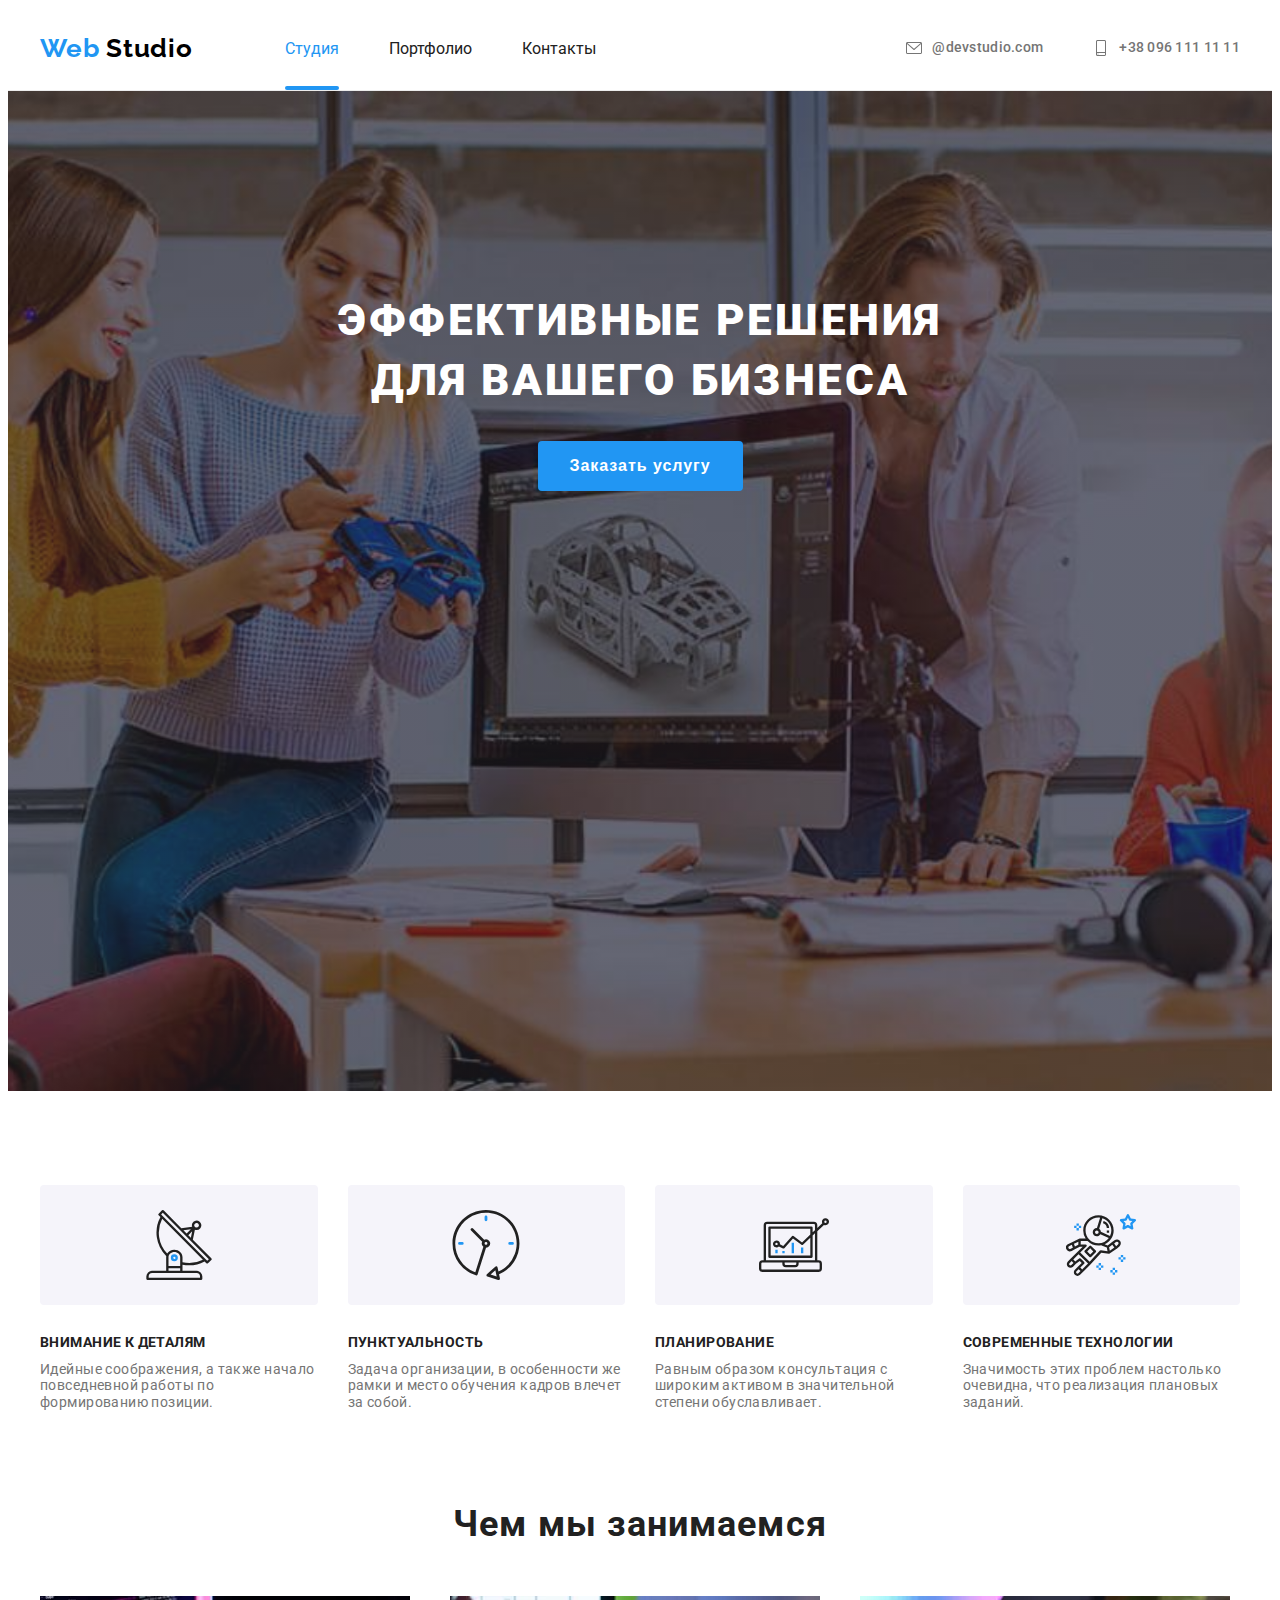
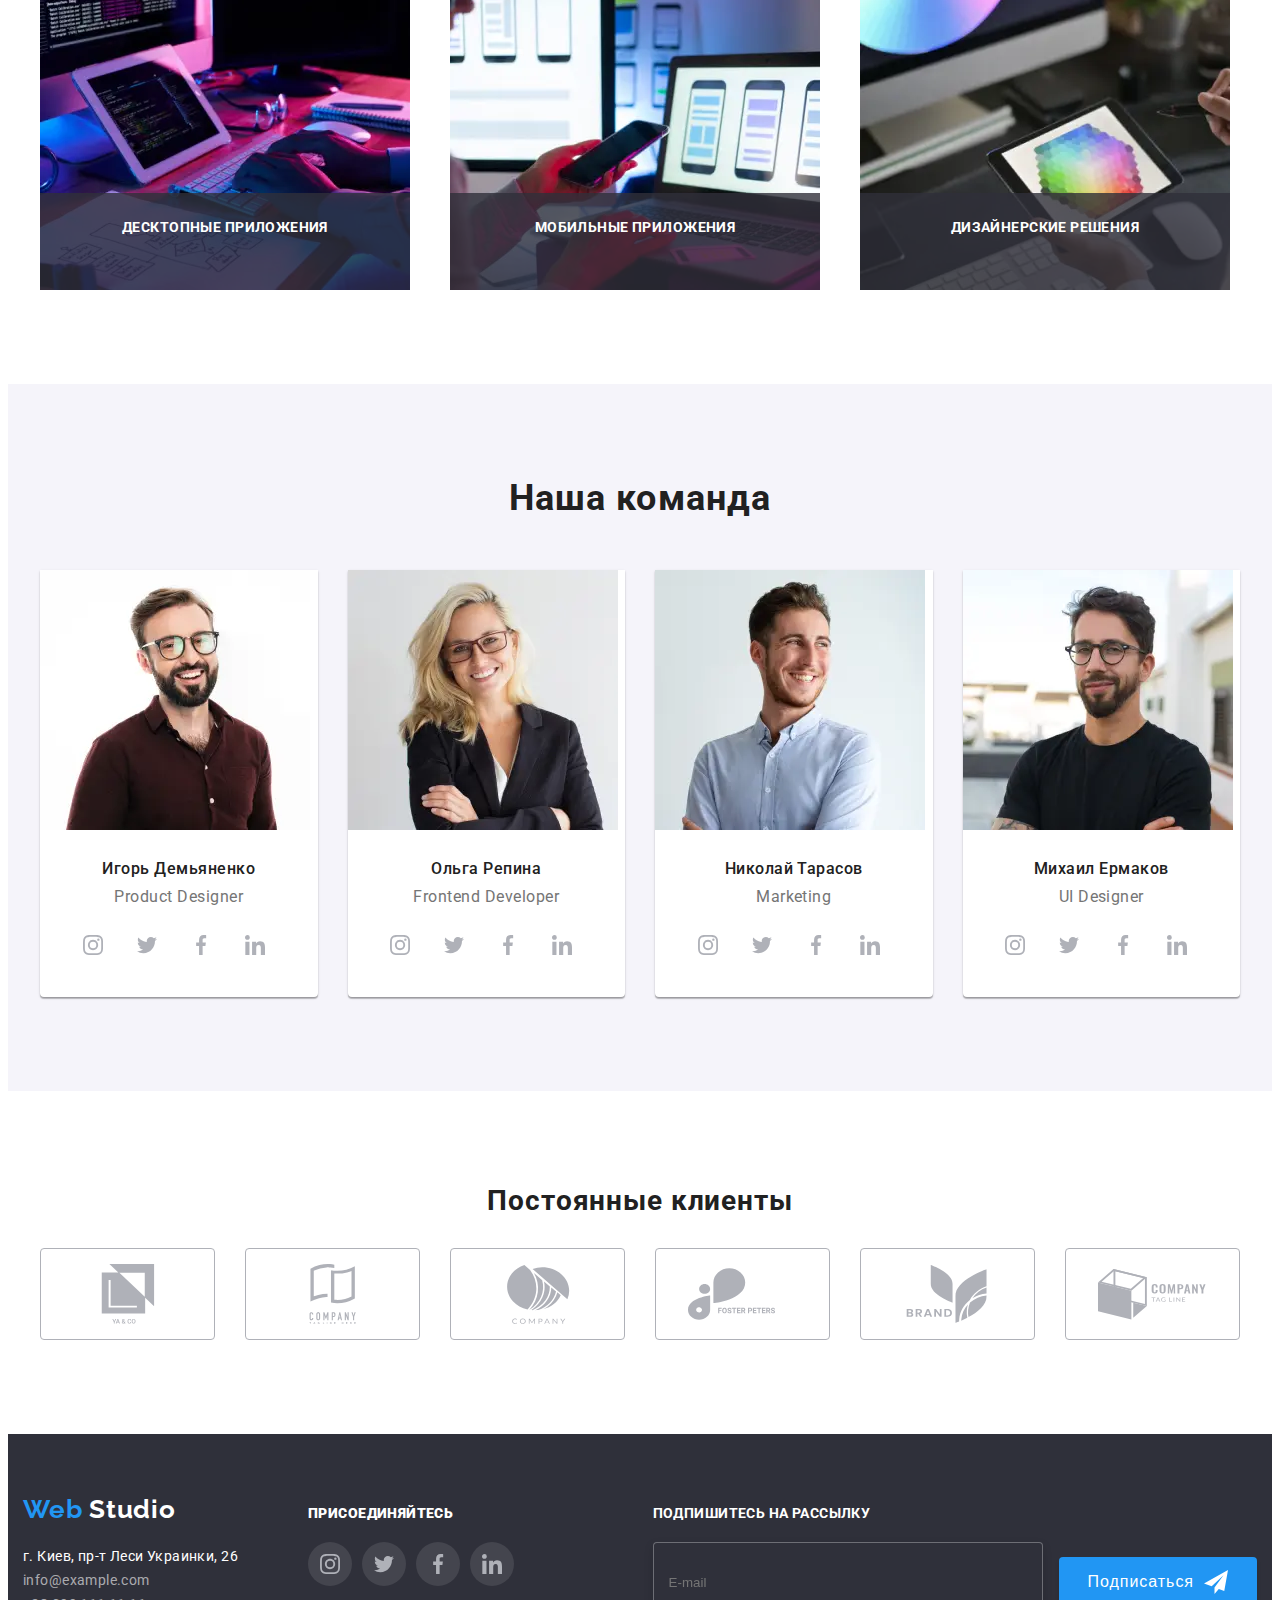
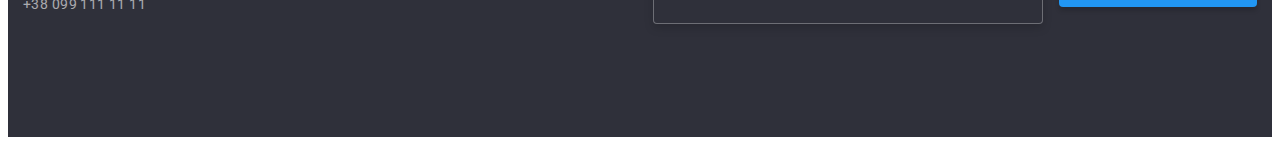
<file: index.html>
<!DOCTYPE html>
<html lang="ru">
	<head>
		<meta charset="UTF-8" />
		<meta http-equiv="X-UA-Compatible" content="IE=edge" />
		<meta name="viewport" content="width=device-width, initial-scale=1.0" />
		<title>Студия</title>

		<link rel="preconnect" href="https://fonts.googleapis.com" />
		<link rel="preconnect" href="https://fonts.gstatic.com" crossorigin />
		<link
			href="https://fonts.googleapis.com/css2?family=Raleway:wght@700&family=Roboto:wght@400;500;700;900&display=swap"
			rel="stylesheet"
		/>
		<link
			rel="stylesheet"
			href="https://cdnjs.cloudflare.com/ajax/libs/modern-normalize/1.1.0/modern-normalize.min.css"
			integrity="sha512-wpPYUAdjBVSE4KJnH1VR1HeZfpl1ub8YT/NKx4PuQ5NmX2tKuGu6U/JRp5y+Y8XG2tV+wKQpNHVUX03MfMFn9Q=="
			crossorigin="anonymous"
			referrerpolicy="no-referrer"
		/>
		<link rel="stylesheet" href="./css/main.min.css" />
	</head>
	<body>
		<header class="header">
			<div class="container header__container">
				<a href="" lang="en" class="header__logo link">
					<span class="logo--effect">Web</span>
					Studio
				</a>

				<button class="header__burger" data-menu-open>
					<svg class="burger__icon" width="40" height="40">
						<use href="./images/icons.svg#icon-burger"></use>
					</svg>
				</button>

				<div class="mobile__menu" data-menu>
					<button class="menu__close" data-menu-close>
						<svg class="menu__icon" width="40" height="40">
							<use href="./images/icons.svg#icon-mobile-close"></use>
						</svg>
					</button>
					<div class="menu__links">
						<ul class="menu__nav list">
							<li class="menu__item"><a href="" class="menu__link link  active сurrent">Студия</a></li>
							<li class="menu__item"><a href="./portfolio.html" class="menu__link link">Портфолио</a></li>
							<li class="menu__item"><a href="" class="menu__link link">Контакты</a></li>
						</ul>
					</div>
					<div class="menu__connect">
						<ul class="menu__contacts list">
							<li class="menu__contacts-item">
								<a href="tel:+380961111111" class="contacts__link--tel link">+38 096 111 11 11</a>
							</li>
							<li class="menu__contacts-item">
								<a href="mailto:info@devstudio.com" class="contacts__link--mail link">@devstudio.com</a>
							</li>
						</ul>
					</div>
					<div class="menu__social">
						<ul class="menu__social-list list">
							<li class="menu__social-item">
								<a href="#" class="menu__social-link menu__social-link--border link">Instagram</a>
							</li>
							<li class="menu__social-item">
								<a href="#" class="menu__social-link menu__social-link--border link">Twitter</a>
							</li>
							<li class="menu__social-item">
								<a href="#" class="menu__social-link menu__social-link--border link">Facebook</a>
							</li>
							<li class="menu__social-item"><a href="#" class="menu__social-link link">linkedIn</a></li>
						</ul>
					</div>
				</div>

				<nav class="header__nav">
					<ul class="nav__list list">
						<li class="nav__item"><a href="" class="nav__link link active current">Студия</a></li>
						<li class="nav__item"><a href="./portfolio.html" class="nav__link link">Портфолио</a></li>
						<li class="nav__item"><a href="" class="nav__link link">Контакты</a></li>
					</ul>
				</nav>
				<ul class="header__contacts list">
					<li class="contacts__item">
						<a href="mailto:info@devstudio.com" class="contacts__link link">
							<svg class="contacts__icon" width="16" height="16">
								<use href="./images/icons.svg#icon-mail"></use>
							</svg>
							@devstudio.com
						</a>
					</li>
					<li class="contacts__item">
						<a href="tel:+380961111111" class="contacts__link link">
							<svg class="contacts__icon" width="16" height="16">
								<use href="./images/icons.svg#icon-phone"></use>
							</svg>
							+38 096 111 11 11
						</a>
					</li>
				</ul>
			</div>
		</header>
		<main>
			<section class="hero">
				<div class="container">
					<h1 class="hero__title">
						Эффективные решения
						<br />
						для вашего бизнеса
					</h1>
					<button type="button" class="hero__button" data-modal-open>Заказать услугу</button>
				</div>
			</section>

			<section class="benefits">
				<div class="container">
					<h2 class="benefits__title visually-hidden">Наши преимущества</h2>
					<ul class="benefits__list list">
						<li class="benefits__item">
							<div class="benefits__logo">
								<svg class="logo__img">
									<use href="./images/icons.svg#icon-antenna"></use>
								</svg>
							</div>
							<h3 class="benefits__name">Внимание к деталям</h3>
							<p class="benefits__text">
								Идейные соображения, а также начало повседневной работы по формированию позиции.
							</p>
						</li>
						<li class="benefits__item">
							<div class="benefits__logo">
								<svg class="logo__img">
									<use href="./images/icons.svg#icon-clock"></use>
								</svg>
							</div>
							<h3 class="benefits__name">Пунктуальность</h3>
							<p class="benefits__text">
								Задача организации, в особенности же рамки и место обучения кадров влечет за собой.
							</p>
						</li>
						<li class="benefits__item">
							<div class="benefits__logo">
								<svg class="logo__img">
									<use href="./images/icons.svg#icon-diagram"></use>
								</svg>
							</div>
							<h3 class="benefits__name">Планирование</h3>
							<p class="benefits__text">
								Равным образом консультация с широким активом в значительной степени обуславливает.
							</p>
						</li>
						<li class="benefits__item">
							<div class="benefits__logo">
								<svg class="logo__img">
									<use href="./images/icons.svg#icon-astronaut"></use>
								</svg>
							</div>
							<h3 class="benefits__name">Современные технологии</h3>
							<p class="benefits__text">Значимость этих проблем настолько очевидна, что реализация плановых заданий.</p>
						</li>
					</ul>
				</div>
			</section>
			<section class="services">
				<div class="container">
					<h2 class="services__title titles">Чем мы занимаемся</h2>
					<ul class="services__list">
						<li class="services__item list">
							<div class="services__item-wrap">
								<picture>
									<source
										media="(min-width: 1200px)"
										srcset="./images/work/work1/work1-d.webp 1x, ./images/work/work1/work1-d@2x.webp 2x"
										type="image/webp"
									/>
									<source
										media="(min-width: 1200px)"
										srcset="./images/work/work1/work1-d.jpg 1x, ./images/work/work1/work1-d@2x.jpg 2x"
									/>
									<img class="services__img" src="#" alt="Десктопные приложения" />
								</picture>
								<p class="services__text">Десктопные приложения</p>
							</div>
						</li>
						<li class="services__item list">
							<div class="services__item-wrap">
								<picture>
									<source
										media="(min-width: 1200px)"
										srcset="./images/work/work2/work2-d.webp 1x, ./images/work/work2/work2-d@2x.webp 2x"
										type="image/webp"
									/>
									<source
										media="(min-width: 1200px)"
										srcset="./images/work/work2/work2-d.jpg 1x, ./images/work/work2/work2-d@2x.jpg 2x"
									/>
									<img class="services__img" src="#" alt="Мобильные приложения" />
								</picture>
								<p class="services__text">Мобильные приложения</p>
							</div>
						</li>
						<li class="services__item list">
							<div class="services__item-wrap">
								<picture>
									<source
										media="(min-width: 1200px)"
										srcset="./images/work/work3/work3-d.webp 1x, ./images/work/work3/work3-d@2x.webp 2x"
										type="image/webp"
									/>
									<source
										media="(min-width: 1200px)"
										srcset="./images/work/work3/work3-d.jpg 1x, ./images/work/work3/work3-d@2x.jpg 2x"
									/>
									<img class="services__img" src="#" alt="Дизайнерские решения" />
								</picture>
								<p class="services__text">Дизайнерские решения</p>
							</div>
						</li>
					</ul>
				</div>
			</section>
			<section class="team">
				<div class="container">
					<h2 class="team__title titles">Наша команда</h2>
					<ul class="team__list list">
						<li class="team__item">
							<picture>
								<source
									media="(min-width: 1200px)"
									srcset="
										./images/team/product-designer/product-designer-d.webp     1x,
										./images/team/product-designer/product-designer-d@2x.webp 2x
									"
									type="image/webp"
								/>
								<source
									media="(min-width: 1200px)"
									srcset="
										./images/team/product-designer/product-designer-d.jpg    1x,
										./images/team/product-designer/product-designer-d@2x.jpg 2x
									"
								/>

								<source
									media="(min-width: 768px)"
									srcset="
										./images/team/product-designer/product-designer-t.webp    1x,
										./images/team/product-designer/product-designer-t@2x.webp 2x
									"
									type="image/webp"
								/>
								<source
									media="(min-width: 768px)"
									srcset="
										./images/team/product-designer/product-designer-t.jpg    1x,
										./images/team/product-designer/product-designer-t@2x.jpg 2x
									"
								/>

								<source
									media="(min-width: 480px)"
									srcset="
										./images/team/product-designer/product-designer-m.webp    1x,
										./images/team/product-designer/product-designer-m@2x.webp 2x
									"
									type="image/webp"
								/>
								<source
									media="(min-width: 480px)"
									srcset="
										./images/team/product-designer/product-designer-m.jpg    1x,
										./images/team/product-designer/product-designer-m@2x.jpg 2x
									"
								/>
								<img class="team__photo" src="./images/team/product-designer/product-designer-d.jpg" alt="Фото Игоря Демьяненко" />
							</picture>
							<div class="team__photo-description">
								<h3 class="team__name">Игорь Демьяненко</h3>
								<p class="team__text">Product Designer</p>
								<ul class="team__social list social__list">
									<li class="social__item">
										<a href="" class="social__link">
											<svg class="social__icon" width="20" height="20">
												<use href="./images/icons.svg#icon-instagram"></use>
											</svg>
										</a>
									</li>
									<li class="social__item">
										<a href="" class="social__link">
											<svg class="social__icon" width="20" height="20">
												<use href="./images/icons.svg#icon-twitter"></use>
											</svg>
										</a>
									</li>
									<li class="social__item">
										<a href="" class="social__link">
											<svg class="social__icon" width="20" height="20">
												<use href="./images/icons.svg#icon-facebook"></use>
											</svg>
										</a>
									</li>
									<li class="social__item">
										<a href="" class="social__link">
											<svg class="social__icon" width="20" height="20">
												<use href="./images/icons.svg#icon-linkedin"></use>
											</svg>
										</a>
									</li>
								</ul>
							</div>
						</li>
						<li class="team__item">
							<picture>
								<source
									media="(min-width: 1200px)"
									srcset="
										./images/team/frontend-developer/frontend-developer-d.webp    1x,
										./images/team/frontend-developer/frontend-developer-d@2x.webp 2x
									"
									type="image/webp"
								/>
								<source
									media="(min-width: 1200px)"
									srcset="
										./images/team/frontend-developer/frontend-developer-d.jpg    1x,
										./images/team/frontend-developer/frontend-developer-d@2x.jpg 2x
									"
								/>

								<source
									media="(min-width: 768px)"
									srcset="
										./images/team/frontend-developer/frontend-developer-t.webp    1x,
										./images/team/frontend-developer/frontend-developer-t@2x.webp 2x
									"
									type="image/webp"
								/>
								<source
									media="(min-width: 768px)"
									srcset="
										./images/team/frontend-developer/frontend-developer-t.jpg    1x,
										./images/team/frontend-developer/frontend-developer-t@2x.jpg 2x
									"
								/>

								<source
									media="(min-width: 480px)"
									srcset="
										./images/team/frontend-developer/frontend-developer-m.webp    1x,
										./images/team/frontend-developer/frontend-developer-m@2x.webp 2x
									"
									type="image/webp"
								/>
								<source
									media="(min-width: 480px)"
									srcset="
										./images/team/frontend-developer/frontend-developer-m.jpg    1x,
										./images/team/frontend-developer/frontend-developer-m@2x.jpg 2x
									"
								/>

								<img class="team__photo" src="./images/team/frontend-developer/frontend-developer-d.jpg" alt="Фото Ольги Репиной" />
							</picture>
							<div class="team__photo-description">
								<h3 class="team__name">Ольга Репина</h3>
								<p class="team__text">Frontend Developer</p>
								<ul class="team__social list social__list">
									<li class="social__item">
										<a href="" class="social__link">
											<svg class="social__icon" width="20" height="20">
												<use href="./images/icons.svg#icon-instagram"></use>
											</svg>
										</a>
									</li>
									<li class="social__item">
										<a href="" class="social__link">
											<svg class="social__icon" width="20" height="20">
												<use href="./images/icons.svg#icon-twitter"></use>
											</svg>
										</a>
									</li>
									<li class="social__item">
										<a href="" class="social__link">
											<svg class="social__icon" width="20" height="20">
												<use href="./images/icons.svg#icon-facebook"></use>
											</svg>
										</a>
									</li>
									<li class="social__item">
										<a href="" class="social__link">
											<svg class="social__icon" width="20" height="20">
												<use href="./images/icons.svg#icon-linkedin"></use>
											</svg>
										</a>
									</li>
								</ul>
							</div>
						</li>
						<li class="team__item">
							<picture>
								<source
									media="(min-width: 1200px)"
									srcset="./images/team/marketing/marketing-d.webp 1x, ./images/team/marketing/marketing-d@2x.webp 2x"
									type="image/webp"
								/>
								<source
									media="(min-width: 1200px)"
									srcset="./images/team/marketing/marketing-d.jpg 1x, ./images/team/marketing/marketing-d@2x.jpg 2x"
								/>

								<source
									media="(min-width: 768px)"
									srcset="./images/team/marketing/marketing-t.webp 1x, ./images/team/marketing/marketing-t@2x.webp 2x"
									type="image/webp"
								/>
								<source
									media="(min-width: 768px)"
									srcset="./images/team/marketing/marketing-t.jpg 1x, ./images/team/marketing/marketing-t@2x.jpg 2x"
								/>

								<source
									media="(min-width: 480px)"
									srcset="./images/team/marketing/marketing-m.webp 1x, ./images/team/marketing/marketing-m@2x.webp 2x"
									type="image/webp"
								/>
								<source
									media="(min-width: 480px)"
									srcset="./images/team/marketing/marketing-m.jpg 1x, ./images/team/marketing/marketing-m@2x.jpg 2x"
								/>

								<img class="team__photo" src="./images/team/marketing/marketing-d.jpg" alt="Фото Николая Тарасова" />
							</picture>

							<div class="team__photo-description">
								<h3 class="team__name">Николай Тарасов</h3>
								<p class="team__text">Marketing</p>
								<ul class="team__social list social__list">
									<li class="social__item">
										<a href="" class="social__link">
											<svg class="social__icon" width="20" height="20">
												<use href="./images/icons.svg#icon-instagram"></use>
											</svg>
										</a>
									</li>
									<li class="social__item">
										<a href="" class="social__link">
											<svg class="social__icon" width="20" height="20">
												<use href="./images/icons.svg#icon-twitter"></use>
											</svg>
										</a>
									</li>
									<li class="social__item">
										<a href="" class="social__link">
											<svg class="social__icon" width="20" height="20">
												<use href="./images/icons.svg#icon-facebook"></use>
											</svg>
										</a>
									</li>
									<li class="social__item">
										<a href="" class="social__link">
											<svg class="social__icon" width="20" height="20">
												<use href="./images/icons.svg#icon-linkedin"></use>
											</svg>
										</a>
									</li>
								</ul>
							</div>
						</li>
						<li class="team__item">
							<picture>
								<source
									media="(min-width: 1200px)"
									srcset="
										./images/team/ui-designer/ui-designer-d.webp    1x,
										./images/team/ui-designer/ui-designer-d@2x.webp 2x
									"
									type="image/webp"
								/>
								<source
									media="(min-width: 1200px)"
									srcset="
										./images/team/ui-designer/ui-designer-d.jpg    1x,
										./images/team/ui-designer/ui-designer-d@2x.jpg 2x
									"
								/>

								<source
									media="(min-width: 768px)"
									srcset="
										./images/team/ui-designer/ui-designer-t.webp    1x,
										./images/team/ui-designer/ui-designer-t@2x.webp 2x
									"
									type="image/webp"
								/>
								<source
									media="(min-width: 768px)"
									srcset="
										./images/team/ui-designer/ui-designer-t.jpg    1x,
										./images/team/ui-designer/ui-designer-t@2x.jpg 2x
									"
								/>

								<source
									media="(min-width: 480px)"
									srcset="
										./images/team/ui-designer/ui-designer-m.webp    1x,
										./images/team/ui-designer/ui-designer-m@2x.webp 2x
									"
									type="image/webp"
								/>
								<source
									media="(min-width: 480px)"
									srcset="
										./images/team/ui-designer/ui-designer-m.jpg    1x,
										./images/team/ui-designer/ui-designer-m@2x.jpg 2x
									"
								/>

								<img class="team__photo" src="./images/team/ui-designer/ui-designer-d.jpg" alt="Фото Михаила Ермакова" />
							</picture>

							<div class="team__photo-description">
								<h3 class="team__name">Михаил Ермаков</h3>
								<p class="team__text">UI Designer</p>
								<ul class="team__social list social__list">
									<li class="social__item">
										<a href="" class="social__link">
											<svg class="social__icon" width="20" height="20">
												<use href="./images/icons.svg#icon-instagram"></use>
											</svg>
										</a>
									</li>
									<li class="social__item">
										<a href="" class="social__link">
											<svg class="social__icon" width="20" height="20">
												<use href="./images/icons.svg#icon-twitter"></use>
											</svg>
										</a>
									</li>
									<li class="social__item">
										<a href="" class="social__link">
											<svg class="social__icon" width="20" height="20">
												<use href="./images/icons.svg#icon-facebook"></use>
											</svg>
										</a>
									</li>
									<li class="social__item">
										<a href="" class="social__link">
											<svg class="social__icon" width="20" height="20">
												<use href="./images/icons.svg#icon-linkedin"></use>
											</svg>
										</a>
									</li>
								</ul>
							</div>
						</li>
					</ul>
				</div>
			</section>
			<section class="clients">
				<div class="container">
					<h2 class="clients__title titles">Постоянные клиенты</h2>
					<ul class="clients__list list">
						<li class="clients__item">
							<a href="" class="clients__link">
								<svg class="clients__icon" width="106px" height="60px">
									<use class="clients__logo" href="./images/icons.svg#icon-logo-1"></use>
								</svg>
							</a>
						</li>
						<li class="clients__item">
							<a href="" class="clients__link">
								<svg class="clients__icon" width="106px" height="60px">
									<use class="clients__logo" href="./images/icons.svg#icon-logo-2"></use>
								</svg>
							</a>
						</li>
						<li class="clients__item">
							<a href="" class="clients__link">
								<svg class="clients__icon" width="106px" height="60px">
									<use class="clients__logo" href="./images/icons.svg#icon-logo-3"></use>
								</svg>
							</a>
						</li>
						<li class="clients__item">
							<a href="" class="clients__link">
								<svg class="clients__icon" width="106px" height="60px">
									<use class="clients__logo" href="./images/icons.svg#icon-logo-4"></use>
								</svg>
							</a>
						</li>
						<li class="clients__item">
							<a href="" class="clients__link">
								<svg class="clients__icon" width="106px" height="60px">
									<use class="clients__logo" href="./images/icons.svg#icon-logo-5"></use>
								</svg>
							</a>
						</li>
						<li class="clients__item">
							<a href="" class="clients__link">
								<svg class="clients__icon" width="106px" height="60px">
									<use class="clients__logo" href="./images/icons.svg#icon-logo-6"></use>
								</svg>
							</a>
						</li>
					</ul>
				</div>
			</section>
		</main>
		<footer class="footer">
			<div class="footer__container feedback">
				<div class="footer__address">
					<a href="" lang="en" class="footer__logo link">
						<span class="logo--effect">Web</span>
						Studio
					</a>
					<address class="address">
						<ul class="address__list list">
							<li class="address__item">
								<a
									class="address__map link"
									href="https://goo.gl/maps/dPyyy7mNsQ9xPULU9"
									target="_blank"
									rel="noopener noreferrer"
								>
									г. Киев, пр-т Леси Украинки, 26
								</a>
							</li>
							<li class="address__item">
								<a class="address__link link" href="mailto:info@example.com">info@example.com</a>
							</li>
							<li class="address__item">
								<a class="address__link link" href="tel:+380991111111">+38 099 111 11 11</a>
							</li>
						</ul>
					</address>
				</div>
				<div class="footer__item subscribe">
					<h3 class="subscribe__title">Присоединяйтесь</h3>
					<ul class="subscribe__social list social__list">
						<li class="social__item">
							<a href="" class="social__link subscribe__link">
								<svg class="social__icon subscribe__icon" width="20" height="20">
									<use href="./images/icons.svg#icon-instagram"></use>
								</svg>
							</a>
						</li>
						<li class="social__item">
							<a href="" class="social__link subscribe__link">
								<svg class="social__icon subscribe__icon" width="20" height="20">
									<use href="./images/icons.svg#icon-twitter"></use>
								</svg>
							</a>
						</li>
						<li class="social__item">
							<a href="" class="social__link subscribe__link">
								<svg class="social__icon subscribe__icon" width="20" height="20">
									<use href="./images/icons.svg#icon-facebook"></use>
								</svg>
							</a>
						</li>
						<li class="social__item">
							<a href="" class="social__link subscribe__link">
								<svg class="social__icon subscribe__icon" width="20" height="20">
									<use href="./images/icons.svg#icon-linkedin"></use>
								</svg>
							</a>
						</li>
					</ul>
				</div>
				<form class="footer__subscribe">
					<p class="subscribe__caption">Подпишитесь на рассылку</p>
					<input
						class="subscribe__mail"
						type="email"
						name="email"
						required
						placeholder="E-mail"
						pattern="[a-z0-9._%+-]+@[a-z0-9.-]+\.[a-z]{2,4}$"
						title="email@mail.com"
					/>
					<button class="subscribe__btn" type="submit">
						Подписаться
						<svg class="subscribe__btn-icon" width="24" height="24">
							<use href="./images/icons.svg#icon-send"></use>
						</svg>
					</button>
				</form>
			</div>
		</footer>
		<div class="backdrop is-hidden" data-modal>
			<div class="modal">
				<button type="button" class="modal__btn" data-modal-close>
					<svg class="modal__btn--close" width="18" height="18">
						<use href="./images/icons.svg#icon-close"></use>
					</svg>
				</button>

				<form action="#" class="modal__form">
					<p class="form__caption">Оставьте свои данные, мы вам перезвоним</p>

					<label class="form__label">
						Имя
						<span class="form__wrap">
							<input
								type="text"
								class="form__input"
								name="username"
								pattern="[a-zA-Zа-яёА-ЯЁ]{2,20}"
								title="Имя должно содержать символы кириллицы или латиницы"
								required
							/>
							<svg class="form__icon" width="18" height="18">
								<use href="./images/icons.svg#icon-name"></use>
							</svg>
						</span>
					</label>

					<label class="form__label">
						Телефон
						<span class="form__wrap">
							<input
								type="tel"
								class="form__input"
								name="tel"
								title="093-000-00-00"
								pattern="[0-9]{3}-[0-9]{3}-[0-9]{2}-[0-9]{2}"
								required
							/>
							<svg class="form__icon" width="18" height="18">
								<use href="./images/icons.svg#icon-modal-phone"></use>
							</svg>
						</span>
					</label>

					<label class="form__label">
						Почта
						<span class="form__wrap">
							<input
								type="email"
								class="form__input"
								name="mail"
								pattern="[a-z0-9._%+-]+@[a-z0-9.-]+\.[a-z]{2,4}$"
								title="email@mail.com"
								required
							/>
							<svg class="form__icon" width="18" height="18">
								<use href="./images/icons.svg#icon-email"></use>
							</svg>
						</span>
					</label>

					<label class="form__label">
						Комментарий
						<textarea class="form__message" name="message" placeholder="Введите текст"></textarea>
					</label>

					<input type="checkbox" id="policy" class="form__checkbox visually-hidden" />
					<label for="policy" class="checkbox__label">
						Соглашаюсь с рассылкой и принимаю &#160;
						<a href="#" class="policy__link">Условия договора</a>
					</label>

					<button class="form__btn--submit" type="submit">Отправить</button>
				</form>
			</div>
		</div>
		<script src="./js/modal.js"></script>
		<script src="./js/menu.js"></script>
	</body>
</html>
</file>
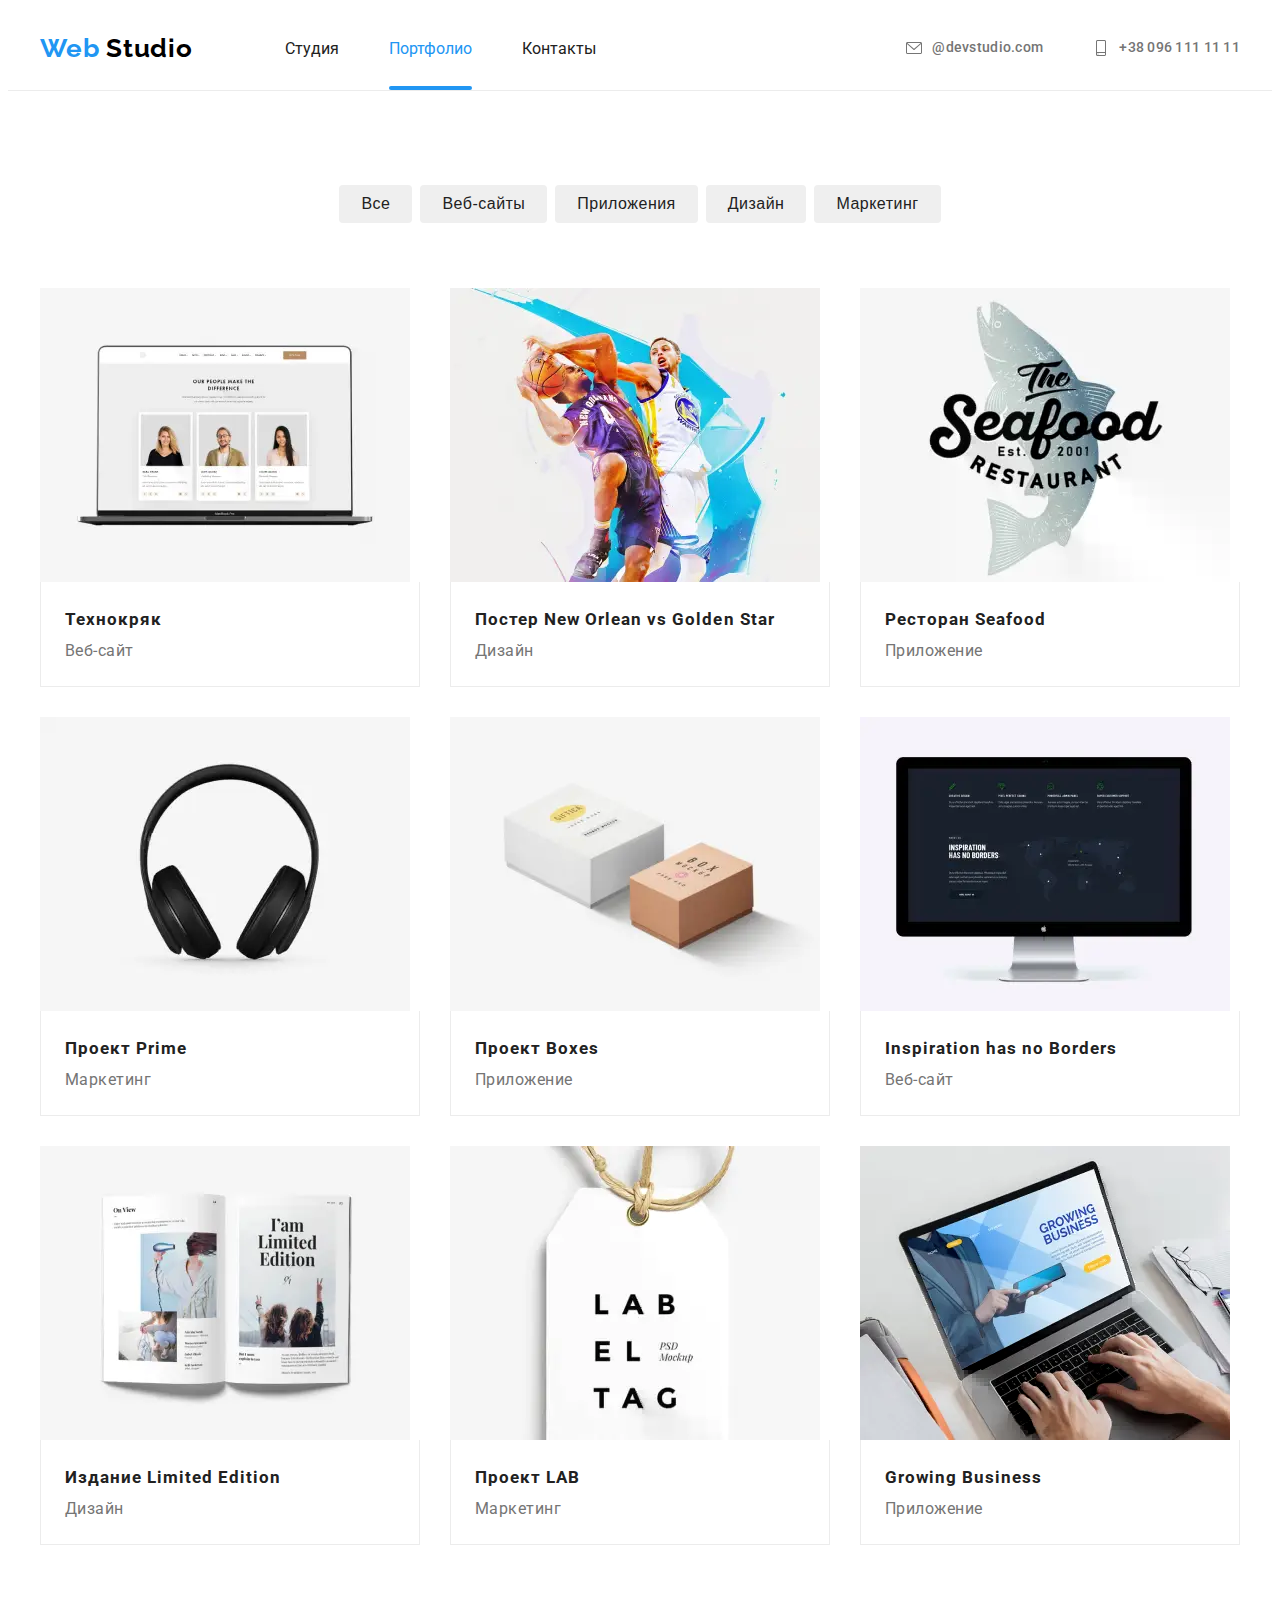
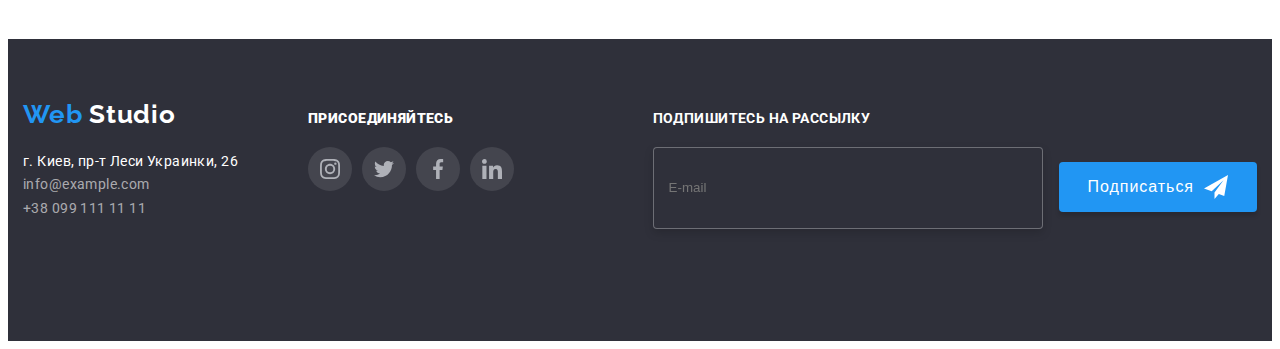
<file: portfolio.html>
<!DOCTYPE html>
<html lang="ru">
	<head>
		<meta charset="UTF-8" />
		<meta http-equiv="X-UA-Compatible" content="IE=edge" />
		<meta name="viewport" content="width=device-width, initial-scale=1.0" />
		<title>Портфолио</title>

		<link rel="preconnect" href="https://fonts.googleapis.com" />
		<link rel="preconnect" href="https://fonts.gstatic.com" crossorigin />
		<link
			href="https://fonts.googleapis.com/css2?family=Raleway:wght@700&family=Roboto:wght@400;500;700;900&display=swap"
			rel="stylesheet"
		/>
		<link
			rel="stylesheet"
			href="https://cdnjs.cloudflare.com/ajax/libs/modern-normalize/1.1.0/modern-normalize.min.css"
			integrity="sha512-wpPYUAdjBVSE4KJnH1VR1HeZfpl1ub8YT/NKx4PuQ5NmX2tKuGu6U/JRp5y+Y8XG2tV+wKQpNHVUX03MfMFn9Q=="
			crossorigin="anonymous"
			referrerpolicy="no-referrer"
		/>
		<link rel="stylesheet" href="./css/main.min.css" />
	</head>

	<body>
		<header class="header">
			<div class="container header__container">
				<a href="./index.html" lang="en" class="header__logo link">
					<span class="logo--effect">Web</span>
					Studio
				</a>

				<button class="header__burger" data-menu-open>
					<svg class="burger__icon" width="40" height="40">
						<use href="./images/icons.svg#icon-burger"></use>
					</svg>
				</button>

				<div class="mobile__menu" data-menu>
					<button class="menu__close" data-menu-close>
						<svg class="menu__icon" width="40" height="40">
							<use href="./images/icons.svg#icon-mobile-close"></use>
						</svg>
					</button>
					<div class="menu__links">
						<ul class="menu__nav list">
							<li class="menu__item"><a href="./index.html" class="menu__link link">Студия</a></li>
							<li class="menu__item"><a href="" class="menu__link link сurrent">Портфолио</a></li>
							<li class="menu__item"><a href="" class="menu__link link">Контакты</a></li>
						</ul>
					</div>
					<div class="menu__connect">
						<ul class="menu__contacts list">
							<li class="menu__contacts-item">
								<a href="tel:+380961111111" class="contacts__link--tel link">+38 096 111 11 11</a>
							</li>
							<li class="menu__contacts-item">
								<a href="mailto:info@devstudio.com" class="contacts__link--mail link">@devstudio.com</a>
							</li>
						</ul>
					</div>
					<div class="menu__social">
						<ul class="menu__social-list list">
							<li class="menu__social-item">
								<a href="#" class="menu__social-link menu__social-link--border link">Instagram</a>
							</li>
							<li class="menu__social-item">
								<a href="#" class="menu__social-link menu__social-link--border link">Twitter</a>
							</li>
							<li class="menu__social-item">
								<a href="#" class="menu__social-link menu__social-link--border link">Facebook</a>
							</li>
							<li class="menu__social-item"><a href="#" class="menu__social-link link">linkedIn</a></li>
						</ul>
					</div>
				</div>

				<nav class="header__nav">
					<ul class="nav__list list">
						<li class="nav__item"><a href="" class="nav__link link">Студия</a></li>
						<li class="nav__item"><a href="./portfolio.html" class="nav__link link active current">Портфолио</a></li>
						<li class="nav__item"><a href="" class="nav__link link">Контакты</a></li>
					</ul>
				</nav>
				<ul class="header__contacts list">
					<li class="contacts__item">
						<a href="mailto:info@devstudio.com" class="contacts__link link">
							<svg class="contacts__icon" width="16" height="16">
								<use href="./images/icons.svg#icon-mail"></use>
							</svg>
							@devstudio.com
						</a>
					</li>
					<li class="contacts__item">
						<a href="tel:+380961111111" class="contacts__link link">
							<svg class="contacts__icon" width="16" height="16">
								<use href="./images/icons.svg#icon-phone"></use>
							</svg>
							+38 096 111 11 11
						</a>
					</li>
				</ul>
			</div>
		</header>
		<main>
			<section class="portfolio">
				<div class="container">
					<h2 class="visually-hidden">Портфолио</h2>
					<ul class="portfolio__filter list">
						<li class="filter__item">
							<button class="filter__btn" type="button">Все</button>
						</li>
						<li class="filter__item">
							<button class="filter__btn" type="button">Веб-сайты</button>
						</li>
						<li class="filter__item">
							<button class="filter__btn" type="button">Приложения</button>
						</li>
						<li class="filter__item">
							<button class="filter__btn" type="button">Дизайн</button>
						</li>
						<li class="filter__item">
							<button class="filter__btn" type="button">Маркетинг</button>
						</li>
					</ul>
					<ul class="project">
						<li class="project__item list">
							<a href="" class="project__link link">
								<div class="project__item--wrup">
									<picture>
										<source
											media="(min-width: 1200px)"
											srcset="
												./images/portfolio/sample1/portfolio-sample1-d.webp    1x,
												./images/portfolio/sample1/portfolio-sample1-d@2x.webp 2x
											"
											type="image/webp"
										/>
										<source
											media="(min-width: 1200px)"
											srcset="
												./images/portfolio/sample1/portfolio-sample1-d.jpg    1x,
												./images/portfolio/sample1/portfolio-sample1-d@2x.jpg 2x
											"
										/>

										<source
											media="(min-width: 768px)"
											srcset="
												./images/portfolio/sample1/portfolio-sample1-t.webp    1x,
												./images/portfolio/sample1/portfolio-sample1-t@2x.webp 2x
											"
											type="image/webp"
										/>
										<source
											media="(min-width: 768px)"
											srcset="
												./images/portfolio/sample1/portfolio-sample1-t.jpg    1x,
												./images/portfolio/sample1/portfolio-sample1-t@2x.jpg 2x
											"
										/>

										<source
											media="(min-width: 480px)"
											srcset="
												./images/portfolio/sample1/portfolio-sample1-m.webp    1x,
												./images/portfolio/sample1/portfolio-sample1-m@2x.webp 2x
											"
											type="image/webp"
										/>
										<source
											media="(min-width: 480px)"
											srcset="
												./images/portfolio/sample1/portfolio-sample1-m.jpg    1x,
												./images/portfolio/sample1/portfolio-sample1-m@2x.jpg 2x
											"
										/>
										<img class="project__img" src="./images/portfolio/sample1/portfolio-sample2-t.jpg" alt="Лаптоп с карточками на экране" />
									</picture>

									<p class="project__img--text">
										Lorem ipsum dolor sit amet consectetur, adipisicing elit. Iure, autem eaque placeat aspernatur velit
										optio doloremque! Quidem sint facere laborum voluptatibus magni illum deleniti deserunt soluta.
										Corrupti ipsa quo officiis!
									</p>
								</div>
								<div class="project__description">
									<h3 class="project__title">Технокряк</h3>
									<p class="project__text">Веб-сайт</p>
								</div>
							</a>
						</li>
						<li class="project__item list">
							<a href="" class="project__link link">
								<div class="project__item--wrup">
									<picture>
										<source
											media="(min-width: 1200px)"
											srcset="
												./images/portfolio/sample2/portfolio-sample2-d.webp    1x,
												./images/portfolio/sample2/portfolio-sample2-d@2x.webp 2x
											"
											type="image/webp"
										/>
										<source
											media="(min-width: 1200px)"
											srcset="
												./images/portfolio/sample2/portfolio-sample2-d.jpg    1x,
												./images/portfolio/sample2/portfolio-sample2-d@2x.jpg 2x
											"
										/>

										<source
											media="(min-width: 768px)"
											srcset="
												./images/portfolio/sample2/portfolio-sample2-t.webp    1x,
												./images/portfolio/sample2/portfolio-sample2-t@2x.webp 2x
											"
											type="image/webp"
										/>
										<source
											media="(min-width: 768px)"
											srcset="
												./images/portfolio/sample2/portfolio-sample2-t.jpg    1x,
												./images/portfolio/sample2/portfolio-sample2-t@2x.jpg 2x
											"
										/>

										<source
											media="(min-width: 480px)"
											srcset="
												./images/portfolio/sample2/portfolio-sample2-m.webp    1x,
												./images/portfolio/sample2/portfolio-sample2-m@2x.webp 2x
											"
											type="image/webp"
										/>
										<source
											media="(min-width: 480px)"
											srcset="
												./images/portfolio/sample2/portfolio-sample2-m.jpg    1x,
												./images/portfolio/sample2/portfolio-sample2-m@2x.jpg 2x
											"
										/>
										<img class="project__img" src="./images/portfolio/sample2/portfolio-sample2-t.jpg" alt="Постер New Orlean vs Golden Star" />
									</picture>

									<p class="project__img--text">
										Lorem ipsum dolor sit amet consectetur adipisicing elit. Debitis doloribus perspiciatis impedit
										animi quam ipsa mollitia magni eos dolor fuga obcaecati modi sapiente temporibus omnis, aspernatur
										eligendi placeat. Nulla, voluptatibus?
									</p>
								</div>
								<div class="project__description">
									<h3 class="project__title">
										Постер
										<span lang="en">New Orlean vs Golden Star</span>
									</h3>
									<p class="project__text">Дизайн</p>
								</div>
							</a>
						</li>
						<li class="project__item list">
							<a href="" class="project__link link">
								<div class="project__item--wrup">
									<picture>
										<source
											media="(min-width: 1200px)"
											srcset="
												./images/portfolio/sample3/portfolio-sample3-d.webp    1x,
												./images/portfolio/sample3/portfolio-sample3-d@2x.webp 2x
											"
											type="image/webp"
										/>
										<source
											media="(min-width: 1200px)"
											srcset="
												./images/portfolio/sample3/portfolio-sample3-d.jpg    1x,
												./images/portfolio/sample3/portfolio-sample3-d@2x.jpg 2x
											"
										/>

										<source
											media="(min-width: 768px)"
											srcset="
												./images/portfolio/sample3/portfolio-sample3-t.webp    1x,
												./images/portfolio/sample3/portfolio-sample3-t@2x.webp 2x
											"
											type="image/webp"
										/>
										<source
											media="(min-width: 768px)"
											srcset="
												./images/portfolio/sample3/portfolio-sample3-t.jpg    1x,
												./images/portfolio/sample3/portfolio-sample3-t@2x.jpg 2x
											"
										/>

										<source
											media="(min-width: 480px)"
											srcset="
												./images/portfolio/sample3/portfolio-sample3-m.webp    1x,
												./images/portfolio/sample3/portfolio-sample3-m@2x.webp 2x
											"
											type="image/webp"
										/>
										<source
											media="(min-width: 480px)"
											srcset="
												./images/portfolio/sample3/portfolio-sample3-m.jpg    1x,
												./images/portfolio/sample3/portfolio-sample3-m@2x.jpg 2x
											"
										/>
										<img class="project__img" src="./images/portfolio/sample3/portfolio-sample3-t.jpg" alt="Эмблема ресторана Seafood" />
									</picture>

									<p class="project__img--text">
										Lorem ipsum dolor sit amet consectetur adipisicing elit. Excepturi obcaecati nihil repellat adipisci
										earum, vero laborum cupiditate consequuntur iusto, vitae voluptatum a nam facere. Voluptatibus
										expedita quo dicta temporibus alias.
									</p>
								</div>
								<div class="project__description">
									<h3 class="project__title">
										Ресторан
										<span lang="en">Seafood</span>
									</h3>
									<p class="project__text">Приложение</p>
								</div>
							</a>
						</li>
						<li class="project__item list">
							<a href="" class="project__link link">
								<div class="project__item--wrup">
									<picture>
										<source
											media="(min-width: 1200px)"
											srcset="
												./images/portfolio/sample4/portfolio-sample4-d.webp    1x,
												./images/portfolio/sample4/portfolio-sample4-d@2x.webp 2x
											"
											type="image/webp"
										/>
										<source
											media="(min-width: 1200px)"
											srcset="
												./images/portfolio/sample4/portfolio-sample4-d.jpg    1x,
												./images/portfolio/sample4/portfolio-sample4-d@2x.jpg 2x
											"
										/>

										<source
											media="(min-width: 768px)"
											srcset="
												./images/portfolio/sample4/portfolio-sample4-t.webp    1x,
												./images/portfolio/sample4/portfolio-sample4-t@2x.webp 2x
											"
											type="image/webp"
										/>
										<source
											media="(min-width: 768px)"
											srcset="
												./images/portfolio/sample4/portfolio-sample4-t.jpg    1x,
												./images/portfolio/sample4/portfolio-sample4-t@2x.jpg 2x
											"
										/>

										<source
											media="(min-width: 480px)"
											srcset="
												./images/portfolio/sample4/portfolio-sample4-m.webp    1x,
												./images/portfolio/sample4/portfolio-sample4-m@2x.webp 2x
											"
											type="image/webp"
										/>
										<source
											media="(min-width: 480px)"
											srcset="
												./images/portfolio/sample4/portfolio-sample4-m.jpg    1x,
												./images/portfolio/sample4/portfolio-sample4-m@2x.jpg 2x
											"
										/>
										<img class="project__img" src="./images/portfolio/sample4/portfolio-sample4-t.jpg" alt="Черные наушники" />
									</picture>

									<p class="project__img--text">
										Lorem ipsum dolor sit amet, consectetur adipisicing elit. Voluptatum, minima maxime, magni adipisci
										excepturi quasi dignissimos, distinctio culpa ullam possimus ab perspiciatis necessitatibus. Omnis,
										tempora debitis minus quod necessitatibus voluptas!
									</p>
								</div>
								<div class="project__description">
									<h3 class="project__title">
										Проект
										<span lang="en">Prime</span>
									</h3>
									<p class="project__text">Маркетинг</p>
								</div>
							</a>
						</li>
						<li class="project__item list">
							<a href="" class="project__link link">
								<div class="project__item--wrup">
									<picture>
										<source
											media="(min-width: 1200px)"
											srcset="
												./images/portfolio/sample5/portfolio-sample5-d.webp    1x,
												./images/portfolio/sample5/portfolio-sample5-d@2x.webp 2x
											"
											type="image/webp"
										/>
										<source
											media="(min-width: 1200px)"
											srcset="
												./images/portfolio/sample5/portfolio-sample5-d.jpg    1x,
												./images/portfolio/sample5/portfolio-sample5-d@2x.jpg 2x
											"
										/>

										<source
											media="(min-width: 768px)"
											srcset="
												./images/portfolio/sample5/portfolio-sample5-t.webp    1x,
												./images/portfolio/sample5/portfolio-sample5-t@2x.webp 2x
											"
											type="image/webp"
										/>
										<source
											media="(min-width: 768px)"
											srcset="
												./images/portfolio/sample5/portfolio-sample5-t.jpg    1x,
												./images/portfolio/sample5/portfolio-sample5-t@2x.jpg 2x
											"
										/>

										<source
											media="(min-width: 480px)"
											srcset="
												./images/portfolio/sample5/portfolio-sample5-m.webp    1x,
												./images/portfolio/sample5/portfolio-sample5-m@2x.webp 2x
											"
											type="image/webp"
										/>
										<source
											media="(min-width: 480px)"
											srcset="
												./images/portfolio/sample5/portfolio-sample5-m.jpg    1x,
												./images/portfolio/sample5/portfolio-sample5-m@2x.jpg 2x
											"
										/>
										<img class="project__img" src="./images/portfolio/sample5/portfolio-sample5-t.jpg" alt="Коробки" />
									</picture>

									<p class="project__img--text">
										Lorem ipsum dolor sit amet consectetur adipisicing elit. Earum rerum vel deserunt impedit eaque
										expedita deleniti beatae inventore, odio veritatis odit labore! Ut veritatis ex odio autem neque
										doloribus sed!
									</p>
								</div>
								<div class="project__description">
									<h3 class="project__title">
										Проект
										<span lang="en">Boxes</span>
									</h3>
									<p class="project__text">Приложение</p>
								</div>
							</a>
						</li>
						<li class="project__item list">
							<a href="" class="project__link link">
								<div class="project__item--wrup">
									<picture>
										<source
											media="(min-width: 1200px)"
											srcset="
												./images/portfolio/sample6/portfolio-sample6-d.webp    1x,
												./images/portfolio/sample6/portfolio-sample6-d@2x.webp 2x
											"
											type="image/webp"
										/>
										<source
											media="(min-width: 1200px)"
											srcset="
												./images/portfolio/sample6/portfolio-sample6-d.jpg    1x,
												./images/portfolio/sample6/portfolio-sample6-d@2x.jpg 2x
											"
										/>

										<source
											media="(min-width: 768px)"
											srcset="
												./images/portfolio/sample6/portfolio-sample6-t.webp    1x,
												./images/portfolio/sample6/portfolio-sample6-t@2x.webp 2x
											"
											type="image/webp"
										/>
										<source
											media="(min-width: 768px)"
											srcset="
												./images/portfolio/sample6/portfolio-sample6-t.jpg    1x,
												./images/portfolio/sample6/portfolio-sample6-t@2x.jpg 2x
											"
										/>

										<source
											media="(min-width: 480px)"
											srcset="
												./images/portfolio/sample6/portfolio-sample6-m.webp    1x,
												./images/portfolio/sample6/portfolio-sample6-m@2x.webp 2x
											"
											type="image/webp"
										/>
										<source
											media="(min-width: 480px)"
											srcset="
												./images/portfolio/sample6/portfolio-sample6-m.jpg    1x,
												./images/portfolio/sample6/portfolio-sample6-m@2x.jpg 2x
											"
										/>
										<img class="project__img" src="./images/portfolio/sample6/portfolio-sample6-t.jpg" alt="Монитор с текстом на экране" />
									</picture>

									<p class="project__img--text">
										Lorem ipsum dolor, sit amet consectetur adipisicing elit. Odio molestias ipsam blanditiis,
										distinctio voluptate dolor magni facere officiis amet delectus dolorum itaque, error quas vero
										nesciunt! Voluptatum temporibus nobis recusandae!
									</p>
								</div>
								<div class="project__description">
									<h3 class="project__title" lang="en">Inspiration has no Borders</h3>
									<p class="project__text">Веб-сайт</p>
								</div>
							</a>
						</li>
						<li class="project__item list">
							<a href="" class="project__link link">
								<div class="project__item--wrup">
									<picture>
										<source
											media="(min-width: 1200px)"
											srcset="
												./images/portfolio/sample7/portfolio-sample7-d.webp    1x,
												./images/portfolio/sample7/portfolio-sample7-d@2x.webp 2x
											"
											type="image/webp"
										/>
										<source
											media="(min-width: 1200px)"
											srcset="
												./images/portfolio/sample7/portfolio-sample7-d.jpg    1x,
												./images/portfolio/sample7/portfolio-sample7-d@2x.jpg 2x
											"
										/>

										<source
											media="(min-width: 768px)"
											srcset="
												./images/portfolio/sample7/portfolio-sample7-t.webp    1x,
												./images/portfolio/sample7/portfolio-sample7-t@2x.webp 2x
											"
											type="image/webp"
										/>
										<source
											media="(min-width: 768px)"
											srcset="
												./images/portfolio/sample7/portfolio-sample7-t.jpg    1x,
												./images/portfolio/sample7/portfolio-sample7-t@2x.jpg 2x
											"
										/>

										<source
											media="(min-width: 480px)"
											srcset="
												./images/portfolio/sample7/portfolio-sample7-m.webp    1x,
												./images/portfolio/sample7/portfolio-sample7-m@2x.webp 2x
											"
											type="image/webp"
										/>
										<source
											media="(min-width: 480px)"
											srcset="
												./images/portfolio/sample7/portfolio-sample7-m.jpg    1x,
												./images/portfolio/sample7/portfolio-sample7-m@2x.jpg 2x
											"
										/>
										<img class="project__img" src="./images/portfolio/sample7/portfolio-sample7-t.jpg" alt="Разворот журнала Limited Edition" />
									</picture>
									<p class="project__img--text">
										Lorem ipsum dolor sit amet, consectetur adipisicing elit. Dolor excepturi quis cupiditate nulla enim
										quas in sed temporibus suscipit! Dicta incidunt exercitationem sint iure? Aliquid quia delectus
										expedita ex possimus.
									</p>
								</div>
								<div class="project__description">
									<h3 class="project__title">
										Издание
										<span lang="en">Limited Edition</span>
									</h3>
									<p class="project__text">Дизайн</p>
								</div>
							</a>
						</li>
						<li class="project__item list">
							<a href="" class="project__link link">
								<div class="project__item--wrup">
									<picture>
										<source
											media="(min-width: 1200px)"
											srcset="
												./images/portfolio/sample8/portfolio-sample8-d.webp    1x,
												./images/portfolio/sample8/portfolio-sample8-d@2x.webp 2x
											"
											type="image/webp"
										/>
										<source
											media="(min-width: 1200px)"
											srcset="
												./images/portfolio/sample8/portfolio-sample8-d.jpg    1x,
												./images/portfolio/sample8/portfolio-sample8-d@2x.jpg 2x
											"
										/>

										<source
											media="(min-width: 768px)"
											srcset="
												./images/portfolio/sample8/portfolio-sample8-t.webp    1x,
												./images/portfolio/sample8/portfolio-sample8-t@2x.webp 2x
											"
											type="image/webp"
										/>
										<source
											media="(min-width: 768px)"
											srcset="
												./images/portfolio/sample8/portfolio-sample8-t.jpg    1x,
												./images/portfolio/sample8/portfolio-sample8-t@2x.jpg 2x
											"
										/>

										<source
											media="(min-width: 480px)"
											srcset="
												./images/portfolio/sample8/portfolio-sample8-m.webp    1x,
												./images/portfolio/sample8/portfolio-sample8-m@2x.webp 2x
											"
											type="image/webp"
										/>
										<source
											media="(min-width: 480px)"
											srcset="
												./images/portfolio/sample8/portfolio-sample8-m.jpg    1x,
												./images/portfolio/sample8/portfolio-sample8-m@2x.jpg 2x
											"
										/>
										<img class="project__img" src="./images/portfolio/sample8/portfolio-sample8-t.jpg" alt="Бирка с надписью LAB EL TAG" />
									</picture>

									<p class="project__img--text">
										Lorem ipsum dolor sit amet consectetur adipisicing elit. Odio maxime saepe voluptate, voluptatem nam
										recusandae sapiente qui magni excepturi quas, libero vitae repellat ducimus sit quia delectus autem
										totam cum?
									</p>
								</div>
								<div class="project__description">
									<h3 class="project__title">
										Проект
										<span lang="en">LAB</span>
									</h3>
									<p class="project__text">Маркетинг</p>
								</div>
							</a>
						</li>
						<li class="project__item list">
							<a href="" class="project__link link">
								<div class="project__item--wrup">
									<picture>
										<source
											media="(min-width: 1200px)"
											srcset="
												./images/portfolio/sample9/portfolio-sample9-d.webp    1x,
												./images/portfolio/sample9/portfolio-sample9-d@2x.webp 2x
											"
											type="image/webp"
										/>
										<source
											media="(min-width: 1200px)"
											srcset="
												./images/portfolio/sample9/portfolio-sample9-d.jpg    1x,
												./images/portfolio/sample9/portfolio-sample9-d@2x.jpg 2x
											"
										/>

										<source
											media="(min-width: 768px)"
											srcset="
												./images/portfolio/sample9/portfolio-sample9-t.webp    1x,
												./images/portfolio/sample9/portfolio-sample9-t@2x.webp 2x
											"
											type="image/webp"
										/>
										<source
											media="(min-width: 768px)"
											srcset="
												./images/portfolio/sample9/portfolio-sample9-t.jpg    1x,
												./images/portfolio/sample9/portfolio-sample9-t@2x.jpg 2x
											"
										/>

										<source
											media="(min-width: 480px)"
											srcset="
												./images/portfolio/sample9/portfolio-sample9-m.webp    1x,
												./images/portfolio/sample9/portfolio-sample9-m@2x.webp 2x
											"
											type="image/webp"
										/>
										<source
											media="(min-width: 480px)"
											srcset="
												./images/portfolio/sample9/portfolio-sample9-m.jpg    1x,
												./images/portfolio/sample9/portfolio-sample9-m@2x.jpg 2x
											"
										/>
										<img class="project__img" src="./images/portfolio/sample9/portfolio-sample9-t.jpg" alt="Руки на клавиатуре ноутбука" />
									</picture>

									<p class="project__img--text">
										Lorem, ipsum dolor sit amet consectetur adipisicing elit. Autem quis dolore vel sunt! Quis vero
										perferendis, aspernatur necessitatibus laborum sapiente debitis iste impedit eum repellat sequi
										delectus, consectetur architecto praesentium?
									</p>
								</div>
								<div class="project__description">
									<h3 class="project__title" lang="en">Growing Business</h3>
									<p class="project__text">Приложение</p>
								</div>
							</a>
						</li>
					</ul>
				</div>
			</section>
		</main>
		<footer class="footer">
			<div class="footer__container feedback">
				<div class="footer__address">
					<a href="" lang="en" class="footer__logo link">
						<span class="logo--effect">Web</span>
						Studio
					</a>
					<address class="address">
						<ul class="address__list list">
							<li class="address__item">
								<a
									class="address__map link"
									href="https://goo.gl/maps/dPyyy7mNsQ9xPULU9"
									target="_blank"
									rel="noopener noreferrer"
								>
									г. Киев, пр-т Леси Украинки, 26
								</a>
							</li>
							<li class="address__item">
								<a class="address__link link" href="mailto:info@example.com">info@example.com</a>
							</li>
							<li class="address__item">
								<a class="address__link link" href="tel:+380991111111">+38 099 111 11 11</a>
							</li>
						</ul>
					</address>
				</div>
				<div class="footer__item subscribe">
					<h3 class="subscribe__title">Присоединяйтесь</h3>
					<ul class="subscribe__social list social__list">
						<li class="social__item">
							<a href="" class="social__link subscribe__link">
								<svg class="social__icon subscribe__icon" width="20" height="20">
									<use href="./images/icons.svg#icon-instagram"></use>
								</svg>
							</a>
						</li>
						<li class="social__item">
							<a href="" class="social__link subscribe__link">
								<svg class="social__icon subscribe__icon" width="20" height="20">
									<use href="./images/icons.svg#icon-twitter"></use>
								</svg>
							</a>
						</li>
						<li class="social__item">
							<a href="" class="social__link subscribe__link">
								<svg class="social__icon subscribe__icon" width="20" height="20">
									<use href="./images/icons.svg#icon-facebook"></use>
								</svg>
							</a>
						</li>
						<li class="social__item">
							<a href="" class="social__link subscribe__link">
								<svg class="social__icon subscribe__icon" width="20" height="20">
									<use href="./images/icons.svg#icon-linkedin"></use>
								</svg>
							</a>
						</li>
					</ul>
				</div>
				<form class="footer__subscribe">
					<p class="subscribe__caption">Подпишитесь на рассылку</p>
					<input
						class="subscribe__mail"
						type="email"
						name="email"
						required
						placeholder="E-mail"
						pattern="[a-z0-9._%+-]+@[a-z0-9.-]+\.[a-z]{2,4}$"
						title="email@mail.com"
					/>
					<button class="subscribe__btn" type="submit">
						Подписаться
						<svg class="subscribe__btn-icon" width="24" height="24">
							<use href="./images/icons.svg#icon-send"></use>
						</svg>
					</button>
				</form>
			</div>
		</footer>
	</body>
</html>
</file>
<file: css/main.min.css>
:root{--primary-page-color: #757575;--primary-logo-color: #000000;--secondary-logo-color: #ffffff;--header-text-color: #212121;--effects-color: #2196f3;--header-contact-color: #757575;--primary-title-color: #ffffff;--header-text-color: #212121;--secondary-title-color: #212121;--button-secondary-color: #ffffff;--button-primary-color: #212121;--text-color: #757575;--footer-text-color: #ffffff;--footer-contact-color: rgba(255, 255, 255, 0.6);--primary-background-color: #2f303a;--secondary-background-color: #f5f4fa;--social-team-color: #afb1b8;--social-footer-color: #ffffff;--transition: 250ms cubic-bezier(0.4, 0, 0.2, 1)}.visually-hidden{position:absolute;white-space:nowrap;width:1px;height:1px;overflow:hidden;border:0;padding:0;clip:rect(0 0 0 0);clip-path:inset(50%);margin:-1px}p,h1,h2,h3,h4,h5,h6{margin:0}ul{margin:0;padding:0}button{cursor:pointer}body{font-family:"Roboto", sans-serif;color:var(--primary-page-color);overflow-x:hidden}.list{list-style:none}.link{text-decoration:none}.container{width:100%;padding-left:15px;padding-right:15px;margin:0 auto}@media screen and (min-width: 480px){.container{width:480px}}@media screen and (min-width: 768px){.container{width:768px}}@media screen and (min-width: 1200px){.container{width:1200px}}.social__list{display:flex;justify-content:center}.social__item{width:44px;height:44px}.social__item:not(last-child){margin-right:10px}.social__icon{fill:var(--social-team-color);transition:fill var(--transition)}.social__link:hover .social__icon,.social__link:focus .social__icon{fill:var(--social-footer-color)}.social__link{width:100%;height:100%;display:flex;align-items:center;justify-content:center;border-radius:50%;transition:background-color var(--transition)}.social__link:hover,.social__link:focus{background-color:var(--effects-color)}.titles{font-weight:700;font-size:36px;line-height:1.16;text-align:center;letter-spacing:0.03em;color:var(--secondary-title-color)}.backdrop{width:100vw;height:100vh;background-color:rgba(0,0,0,0.2);position:fixed;top:0;transition:opacity var(--transition),visibility var(--transition)}.backdrop.is-hidden{visibility:hidden;opacity:0;pointer-events:none}.modal{position:absolute;padding:40px;width:450px;min-height:609px;background-color:#ffffff;box-shadow:0px 1px 3px rgba(0,0,0,0.12),0px 1px 1px rgba(0,0,0,0.14),0px 2px 1px rgba(0,0,0,0.2);border-radius:4px;top:50%;left:50%;transform:translate(-50%, -50%)}@media screen and (min-width: 1200px){.modal{width:528px;min-height:581px}}.modal__btn--close{fill:currentColor}.modal__btn{border:1px solid #999999;background-color:transparent;width:30px;height:30px;border-radius:50%;position:absolute;top:10px;right:10px;display:flex;align-items:center;justify-content:center;color:var(--primary-logo-color);transition:color var(--transition)}.modal__btn:hover,.modal__btn:focus{color:var(--effects-color)}.modal__form{display:flex;flex-direction:column}.form__caption{font-weight:700;font-size:20px;line-height:1.15;text-align:center;letter-spacing:0.03em;color:var(--secondary-title-color);margin-bottom:12px}.form__label{font-size:12px;line-height:1.14;letter-spacing:0.01em;color:var(--text-color);margin-bottom:10px}.form__wrap{position:relative;display:block;margin-top:4px}.form__input{width:100%;height:40px;padding-left:42px;border:1px solid rgba(33,33,33,0.2);border-radius:4px;transition:border-color var(--transition)}.form__input:focus{outline:none;border-color:var(--effects-color)}.form__message{width:100%;height:120px;margin-bottom:20px;margin-top:4px;padding:12px 16px;border:1px solid rgba(33,33,33,0.2);border-radius:4px;resize:none;transition:border-color var(--transition)}.form__message::placeholder{color:rgba(117,117,117,0.5)}.form__message:focus{outline:none;border-color:var(--effects-color)}.form__icon{position:absolute;top:50%;left:12px;transform:translateY(-50%);transition:fill var(--transition)}.form__input:focus+.form__icon{fill:var(--effects-color)}.checkbox__label{display:flex;align-items:center;justify-content:center;font-size:11.5px;line-height:0.85;letter-spacing:0.03em;color:#757575;margin-bottom:30px;transition:color var(--transition)}@media screen and (min-width: 1200px){.checkbox__label{font-size:14px;line-height:1.71}}.checkbox__label::before{display:block;content:"";width:16px;height:16px;margin-right:8px;border:2px solid var(--secondary-title-color);border-radius:3px;cursor:pointer}.form__checkbox:focus+.checkbox__label::before{border-color:var(--effects-color)}.form__checkbox:checked+.checkbox__label::before{border-color:var(--effects-color);background-image:url(../images/icon-checkbox.svg);background-color:var(--effects-color);background-position:center;background-repeat:no-repeat}.form__btn--submit{align-self:center;font-weight:bold;font-size:16px;line-height:1.87;text-align:center;letter-spacing:0.06em;min-width:200px;height:50px;color:#ffffff;background:var(--effects-color);box-shadow:0px 4px 4px rgba(0,0,0,0.15);border-radius:4px}.policy__link{color:var(--effects-color)}.header__container{display:flex;align-items:center}.header{border-bottom:1px solid #ececec;padding-top:16px;padding-bottom:16px}@media screen and (min-width: 768px){.header{padding-top:26px;padding-bottom:26px}}@media screen and (min-width: 1200px){.header{padding-top:24px;padding-top:25px}}.header__logo{font-family:"Raleway";font-weight:700;font-size:26px;line-height:1.19;letter-spacing:0.03em;color:var(--primary-logo-color)}@media screen and (min-width: 768px){.header__logo{margin-right:auto}}@media screen and (min-width: 1200px){.header__logo{margin-right:92px}}@media screen and (max-width: 767px){.header__nav{display:none}}@media screen and (min-width: 768px){.header__nav{display:block}}@media screen and (max-width: 767px){.contacts__item{display:none}}@media screen and (min-width: 768px){.contacts__item{display:block}}.header__burger{border:none;background-color:transparent;padding:0;line-height:0;cursor:pointer;margin-left:auto}@media screen and (min-width: 768px){.header__burger{display:none}}.burger__icon{fill:currentColor;transition:fill var(--transition)}.burger__icon:focus{fill:var(--effects-color)}.mobile__menu{position:fixed;z-index:100;top:0;left:0;width:100vw;height:100vh;display:flex;flex-direction:column;background-color:#ffffff;padding:48px 40px;visibility:hidden;opacity:0;pointer-events:none;transition:opacity var(--transition),visibility var(--transition)}.mobile__menu.is-open{visibility:visible;opacity:1;pointer-events:all}.menu__close{border:none;background-color:transparent;padding:0;line-height:0;cursor:pointer;position:absolute;top:10px;right:15px}.menu__item:not(:last-child){margin-bottom:32px}.menu__link{font-weight:500;font-size:40px;line-height:1.17;letter-spacing:0.02em;color:var(--header-text-color)}.active{color:var(--effects-color)}.menu__connect{margin-top:auto;margin-bottom:64px}.menu__contacts-item:not(:last-child){margin-bottom:32px}.contacts__link--tel{font-weight:500;font-size:34px;line-height:1.17;letter-spacing:0.02em;color:var(--effects-color)}.contacts__link--mail{font-weight:500;font-size:24px;line-height:1.16;letter-spacing:0.02em;color:var(--header-contact-color)}.menu__social-list{display:flex}.menu__social-link{display:block;font-weight:500;font-size:18px;line-height:1.22;letter-spacing:0.02em;color:var(--effects-color);padding-left:10px}.menu__social-link--border{border-right:1px solid rgba(33,33,33,0.2);padding-right:10px;padding-left:10px}.nav__list{display:flex;align-items:center}.nav__item:not(:last-child){margin-right:50px}.nav__link{padding-top:32px;padding-bottom:41px;color:var(--header-text-color);position:relative;transition:color var(--transition)}@media screen and (min-width: 1200px){.nav__link{padding-bottom:32px}}.nav__link:hover,.nav__link:focus{color:var(--effects-color)}.nav__link.current::after{content:"";display:block;width:100%;position:absolute;height:4px;border-radius:2px;background-color:var(--effects-color);bottom:0}.current{color:var(--effects-color)}.header__contacts,.header__contacts .contacts__item{color:var(--header-contact-color)}@media screen and (min-width: 1200px){.header__contacts,.header__contacts .contacts__item{display:flex;vertical-align:baseline;align-items:center}}.header__contacts{margin-left:0}@media screen and (min-width: 768px){.header__contacts{margin-left:auto}}@media screen and (min-width: 768px){.contacts__item:not(:last-child){margin-bottom:10px}}@media screen and (min-width: 1200px){.contacts__item:not(:last-child){margin-bottom:0;margin-right:50px}}.contacts__link{color:var(--header-contact-color);fill:var(--header-contact-color);font-weight:500;font-size:14px;line-height:1.14;letter-spacing:0.02em;transition:color var(--transition),fill var(--transition)}@media screen and (min-width: 1200px){.contacts__link{display:flex;vertical-align:baseline}}.contacts__icon{margin-right:10px}.contacts__item .contacts__link:hover,.contacts__item .contacts__link:focus{color:var(--effects-color);fill:var(--effects-color)}.hero{padding-top:118px;padding-bottom:118px;background-color:var(--primary-background-color);background-image:linear-gradient(rgba(47,48,58,0.4), rgba(47,48,58,0.4)),url(../images/hero/hero-img-m.jpg);background-position:center;background-repeat:no-repeat;background-size:cover;height:400px;min-width:480px;text-align:center}@media screen and (min-device-pixel-ratio: 2), (min-resolution: 192dpi), (min-resolution: 2dppx){.hero{background-image:url(../images/hero/hero-img-m@2x.jpg)}}@media screen and (min-width: 768px){.hero{background-image:linear-gradient(rgba(47,48,58,0.4), rgba(47,48,58,0.4)),url(../images/hero/hero-img-t.jpg);background-size:cover;min-width:768px}}@media screen and (min-width: 768px) and (min-device-pixel-ratio: 2), screen and (min-width: 768px) and (min-resolution: 192dpi), screen and (min-width: 768px) and (min-resolution: 2dppx){.hero{background-image:url(../images/hero/hero-img-t@2x.jpg)}}@media screen and (min-width: 1200px){.hero{background-image:linear-gradient(rgba(47,48,58,0.4), rgba(47,48,58,0.4)),url(../images/hero/hero-img-d.jpg);padding-top:200px;padding-bottom:200px;background-size:cover;height:600px}}@media screen and (min-width: 1200px) and (min-device-pixel-ratio: 2), screen and (min-width: 1200px) and (min-resolution: 192dpi), screen and (min-width: 1200px) and (min-resolution: 2dppx){.hero{background-image:url(../images/hero/hero-img-d@2x.jpg)}}.hero__title{display:block;font-weight:900;font-size:26px;line-height:1.62;text-align:center;letter-spacing:0.06em;text-transform:uppercase;margin-bottom:30px;color:var(--primary-title-color)}@media screen and (min-width: 1200px){.hero__title{font-size:44px;line-height:1.36;text-align:center}}.hero__button{padding:10px 32px;font-weight:700;font-size:16px;line-height:1.87;text-align:center;letter-spacing:0.06em;color:var(--button-secondary-color);background-color:var(--effects-color);border:0;border-radius:4px;transition:color var(--transition)}.hero__button:hover,.hero__button:focus{color:var(--button-primary-color)}.benefits__logo{display:flex;justify-content:center;align-items:center;height:120px;background-color:var(--secondary-background-color);margin-bottom:30px;border-radius:4px}.logo__img{width:70px;height:70px}.benefits{padding-top:60px;padding-bottom:60px}@media screen and (min-width: 1200px){.benefits{padding-top:94px;padding-bottom:0}}.benefits__list{display:flex;flex-wrap:wrap;margin-left:-30px;margin-top:-30px}@media screen and (min-width: 1200px){.benefits__list{flex-wrap:nowrap}}.benefits__item{margin-left:30px;margin-top:30px}@media screen and (min-width: 768px){.benefits__item{flex-basis:calc(100% / 2 - 30px)}}@media screen and (min-width: 1200px){.benefits__item{flex-basis:calc(100% / 4 - 30px)}}.benefits__name{margin-bottom:10px;font-weight:700;font-size:14px;line-height:1.14;letter-spacing:0.03em;text-transform:uppercase;color:var(--secondary-title-color);text-align:center}@media screen and (min-width: 768px){.benefits__name{text-align:left}}.benefits__text{font-size:14px;line-height:1.17;letter-spacing:0.03em;color:var(--text-color)}.team{padding-top:60px;padding-bottom:60px;background-color:var(--secondary-background-color)}@media screen and (min-width: 1200px){.team{padding-top:94px;padding-bottom:94px}}.team__title{margin-bottom:30px;font-weight:700;font-size:28px;line-height:1.17;text-align:center;letter-spacing:0.03em;color:#212121}@media screen and (min-width: 1200px){.team__title{margin-bottom:50px;font-size:36px;line-height:1.16}}.team__list{display:flex;flex-wrap:wrap;margin-left:-30px;margin-top:-30px}@media screen and (min-width: 1200px){.team__list{flex-wrap:nowrap}}.team__item{margin-left:30px;margin-top:30px;background:#ffffff;box-shadow:0px 1px 3px rgba(0,0,0,0.12),0px 1px 1px rgba(0,0,0,0.14),0px 2px 1px rgba(0,0,0,0.2);border-radius:0px 0px 4px 4px}@media screen and (min-width: 768px){.team__item{flex-basis:calc(100% / 2 - 30px)}}@media screen and (min-width: 1200px){.team__item{flex-basis:calc(100% / 4 - 30px)}}.team__name{margin-bottom:10px;font-weight:500;font-size:16px;line-height:1.18;text-align:center;letter-spacing:0.03em;color:var(--secondary-title-color)}.team__text{font-size:16px;line-height:1.18;text-align:center;letter-spacing:0.03em;color:var(--text-color);margin-bottom:16px}.team__photo{display:block}.team__photo-description{padding-top:30px;padding-bottom:30px}@media screen and (max-width: 1199px){.services{display:none}}@media screen and (min-width: 1200px){.services{display:block;padding-top:94px;padding-bottom:94px}}.services__title{margin-bottom:50px}.services__list{display:flex;margin-left:-30px;margin-top:-30px}.services__item{flex-basis:calc(100% / 3 - 30px);margin-left:30px;margin-top:30px}.services__item-wrap{position:relative;overflow:hidden}.services__img{display:block}.services__text{position:absolute;bottom:0;font-weight:700;font-size:14px;line-height:1.14;text-align:center;letter-spacing:0.03em;text-transform:uppercase;color:var(--footer-text-color);background-color:rgba(47,48,58,0.8);height:70px;width:370px;padding-top:27px}.clients{padding-top:60px;padding-bottom:60px}@media screen and (min-width: 1200px){.clients{padding-top:94px;padding-bottom:94px}}.clients__title{margin-bottom:30px;font-size:28px;line-height:1.17}@media screen and (min_width: 1200px){.clients__title{margin-bottom:50px;font-size:36px;line-height:1.16}}.clients__list{display:flex;flex-wrap:wrap;justify-content:center;margin-top:-30px;margin-left:-30px}.clients__item{margin-top:30px;margin-left:30px;flex-basis:calc(100% / 2 - 30px)}@media screen and (min-width: 768px){.clients__item{flex-basis:calc(100% / 3 - 30px)}}@media screen and (min-width: 1200px){.clients__item{flex-basis:calc(100% / 6 - 30px)}}.clients__link{display:flex;justify-content:center;align-items:center;height:92px;background-color:transparent;border:1px solid var(--social-team-color);box-sizing:border-box;border-radius:4px;transition:border-color var(--transition)}.clients__link:hover,.clients__link:focus{border-color:var(--effects-color)}.clients__icon{fill:var(--social-team-color);width:108px;height:60px;transition:fill var(--transition)}.clients__link:hover .clients__icon,.clients__link:focus .clients__icon{fill:var(--effects-color)}.footer{padding-top:60px;padding-bottom:60px;background-color:var(--primary-background-color)}@media screen and (min-width: 1200px){.footer{padding-left:15px;padding-right:15px}}.footer__container{display:flex;flex-direction:column;flex-wrap:wrap}@media screen and (min-width: 768px){.footer__container{flex-direction:row;justify-content:space-between;align-items:center;margin-left:76px;margin-right:76px}}@media screen and (min-width: 1200px){.footer__container{justify-content:start;margin-left:0;margin-right:0}}.footer__address{display:flex;flex-direction:column;align-items:center;margin-bottom:60px;margin-left:auto;margin-right:auto}@media screen and (min-width: 768px){.footer__address{margin-left:0;margin-right:0}}@media screen and (min-width: 1200px){.footer__address{align-items:start;margin-right:70px}}.address__list{display:flex;flex-direction:column;align-items:center}@media screen and (min-width: 1200px){.address__list{align-items:start}}.footer__logo{display:inline-block;margin-bottom:20px;font-family:"Raleway";font-weight:700;font-size:26px;line-height:1.19;letter-spacing:0.03em;color:var(--secondary-logo-color)}.logo--effect{color:var(--effects-color)}.feedback{display:flex;align-items:baseline}.address__map,.address__link{font-style:normal;font-size:14px;line-height:1.71;letter-spacing:0.03em;color:var(--footer-text-color);transition:color var(--transition)}.address__map:focus,.address__map:hover,.address__link:focus,.address__link:hover{color:var(--effects-color)}.address__link{color:rgba(255,255,255,0.6)}.address__link:focus,.address__link:hover{color:var(--effects-color)}.subscribe{display:flex;flex-direction:column;align-items:center;margin-left:auto;margin-right:auto;margin-bottom:60px}@media screen and (min-width: 768px){.subscribe{margin-left:0;margin-right:0}}@media screen and (min-width: 1200px){.subscribe{align-items:start}}.subscribe__title{font-weight:900;font-size:14px;line-height:1.14;letter-spacing:0.03em;text-transform:uppercase;color:var(--footer-text-color);margin-bottom:20px}.subscribe__link{background-color:rgba(255,255,255,0.1);border-radius:50%;fill:var(--social-footer-color)}.footer__subscribe{display:flex;flex-direction:column;align-items:center;margin-left:auto;margin-right:auto}@media screen and (min-width: 1200px){.footer__subscribe{margin-right:0;display:block}}.subscribe__caption{font-weight:700;font-size:14px;line-height:1.14;letter-spacing:0.03em;text-transform:uppercase;color:var(--footer-text-color)}.subscribe__mail{margin-top:20px;padding:15px;height:50px;min-width:450px;border:1px solid rgba(255,255,255,0.3);background-color:var(--primary-background-color);color:rgba(255,255,255,0.6);filter:drop-shadow(0px 4px 4px rgba(0,0,0,0.15));border-radius:4px;margin-bottom:20px}@media screen and (min-width: 1200px){.subscribe__mail{min-width:358px}}.subscribe__btn{display:inline-flex;align-items:center;text-align:center;font-size:16px;line-height:1.87;letter-spacing:0.06em;padding:10px 29px;margin-left:12px;background-color:var(--effects-color);color:var(--footer-text-color);box-shadow:0px 4px 4px rgba(0,0,0,0.15);border-radius:4px;border:none}.subscribe__btn-icon{width:24px;height:24px;margin-left:10px}.portfolio{padding-top:94px;padding-bottom:94px}.portfolio__filter{display:flex;margin-bottom:50px;flex-wrap:wrap}@media screen and (min-width: 768px){.portfolio__filter{justify-content:center}}.filter__item{margin-bottom:15px}.filter__item:not(:last-child){margin-right:8px}.filter__btn{padding:6px 22px;font-weight:500;font-size:16px;line-height:1.62;text-align:center;letter-spacing:0.03em;color:var(--button-primary-color);border:0;border-radius:4px;transition:color var(--transition),background-color var(--transition),box-shadow var(--transition)}.filter__btn:focus,.filter__btn:hover{color:var(--button-secondary-color);background-color:var(--effects-color);box-shadow:0px 1px 3px rgba(0,0,0,0.12),0px 1px 1px rgba(0,0,0,0.14),0px 2px 1px rgba(0,0,0,0.2)}.project{display:flex;flex-wrap:wrap;margin-left:-30px;margin-top:-30px}.project__item{flex-basis:calc(100% - 30px);margin-left:30px;margin-top:30px}@media screen and (min-width: 768px){.project__item{flex-basis:calc(100% / 2 - 30px)}}@media screen and (min-width: 1200px){.project__item{flex-basis:calc(100% / 3 - 30px)}}.project__link{display:block;transition:box-shadow var(--transition)}.project__link:hover,.project__link.project__lin:focus{box-shadow:0px 4px 4px rgba(0,0,0,0.25)}.project__item--wrup{position:relative;overflow:hidden}.project__img{display:block}.project__description{padding-top:20px;padding-bottom:20px;padding-left:24px;padding-right:23px;border:1px solid #ececec;border-top:none}.project__img--text{position:absolute;top:0;left:0;background-color:rgba(33,150,243,0.9);font-size:18px;line-height:1.56;letter-spacing:0.03em;color:var(--footer-text-color);padding:63px 24px;height:100%;transform:translateY(100%);transition:transform var(--transition)}.project__link:hover .project__img--text,.project__link:focus .project__img--text{transform:translateY(0)}.project__title{font-weight:700;font-size:17px;line-height:2;letter-spacing:0.06em;color:var(--secondary-title-color)}.project__text{font-size:16px;line-height:1.87;letter-spacing:0.03em;color:var(--text-color)}
/*# sourceMappingURL=main.min.css.map */
</file>
